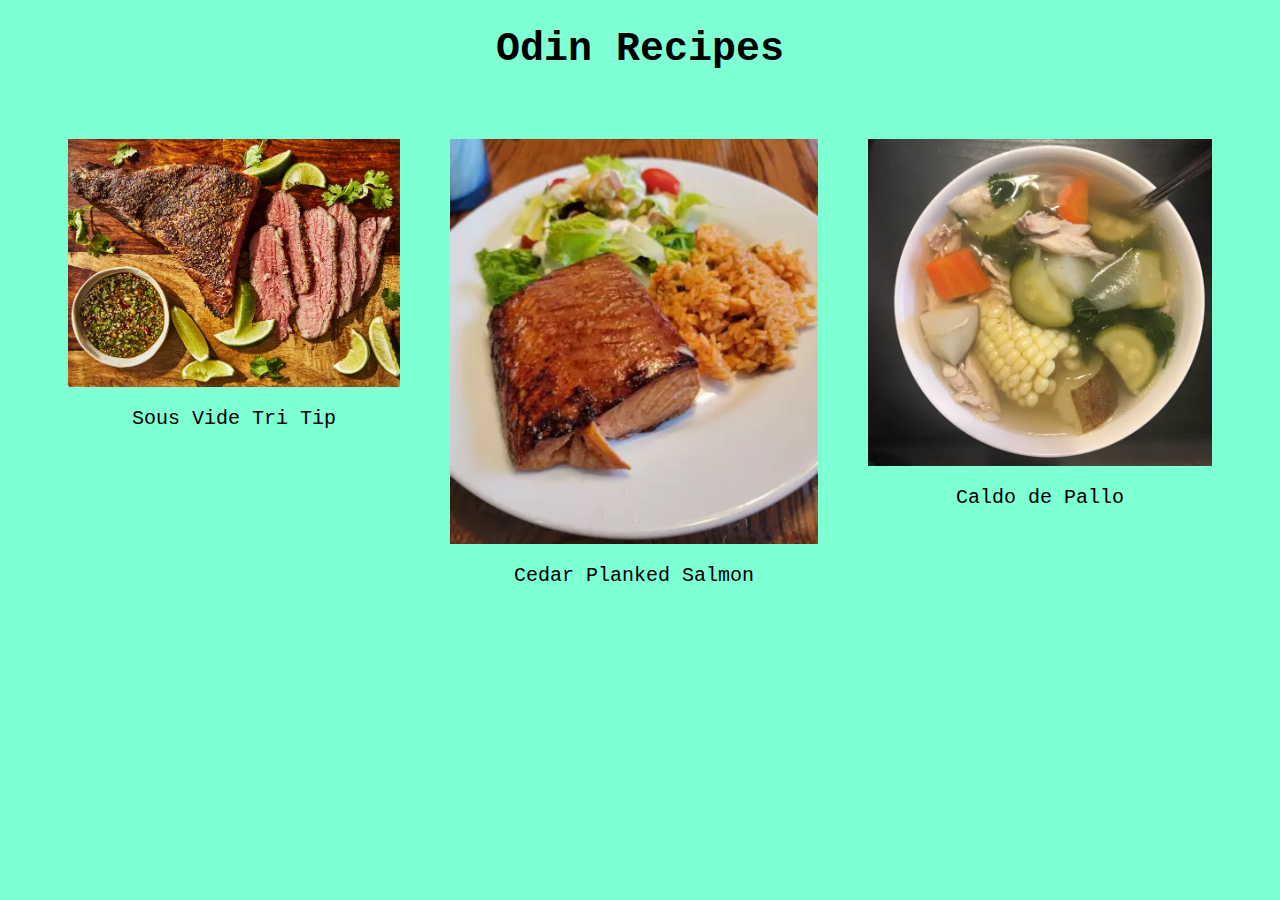
<file: index.html>
<!DOCTYPE html>
<html lang="en">
    <head>
        <meta charset="utf-8">
        <link rel="stylesheet" href="recipes/css/style.css">
        <title>Project: Recipes</title>
    </head>
    <body>
        <h1>Odin Recipes</h1>
        <div class="recipe-menu">
            <div class="beef">
                <img src="recipes/img/beef.png" alt="yummy beef recipe">
                <a href="recipes/sous-vide-tri-tip.html">Sous Vide Tri Tip</a>
 
            </div>
            <div class="salmon">
                <img src="recipes/img/salmon.png" alt="yummy salmon recipe">
                <a href="recipes/cedar-planked-salmon.html">Cedar Planked Salmon</a>
            </div>
            <div class="chicken">
                <img src="recipes/img/chicken.png" alt="yummy chicken soup recipe">
                <a href="recipes/caldo-de-pallo.html">Caldo de Pallo</a>

            </div>

        </div>
    
    </body>
</html>
</file>
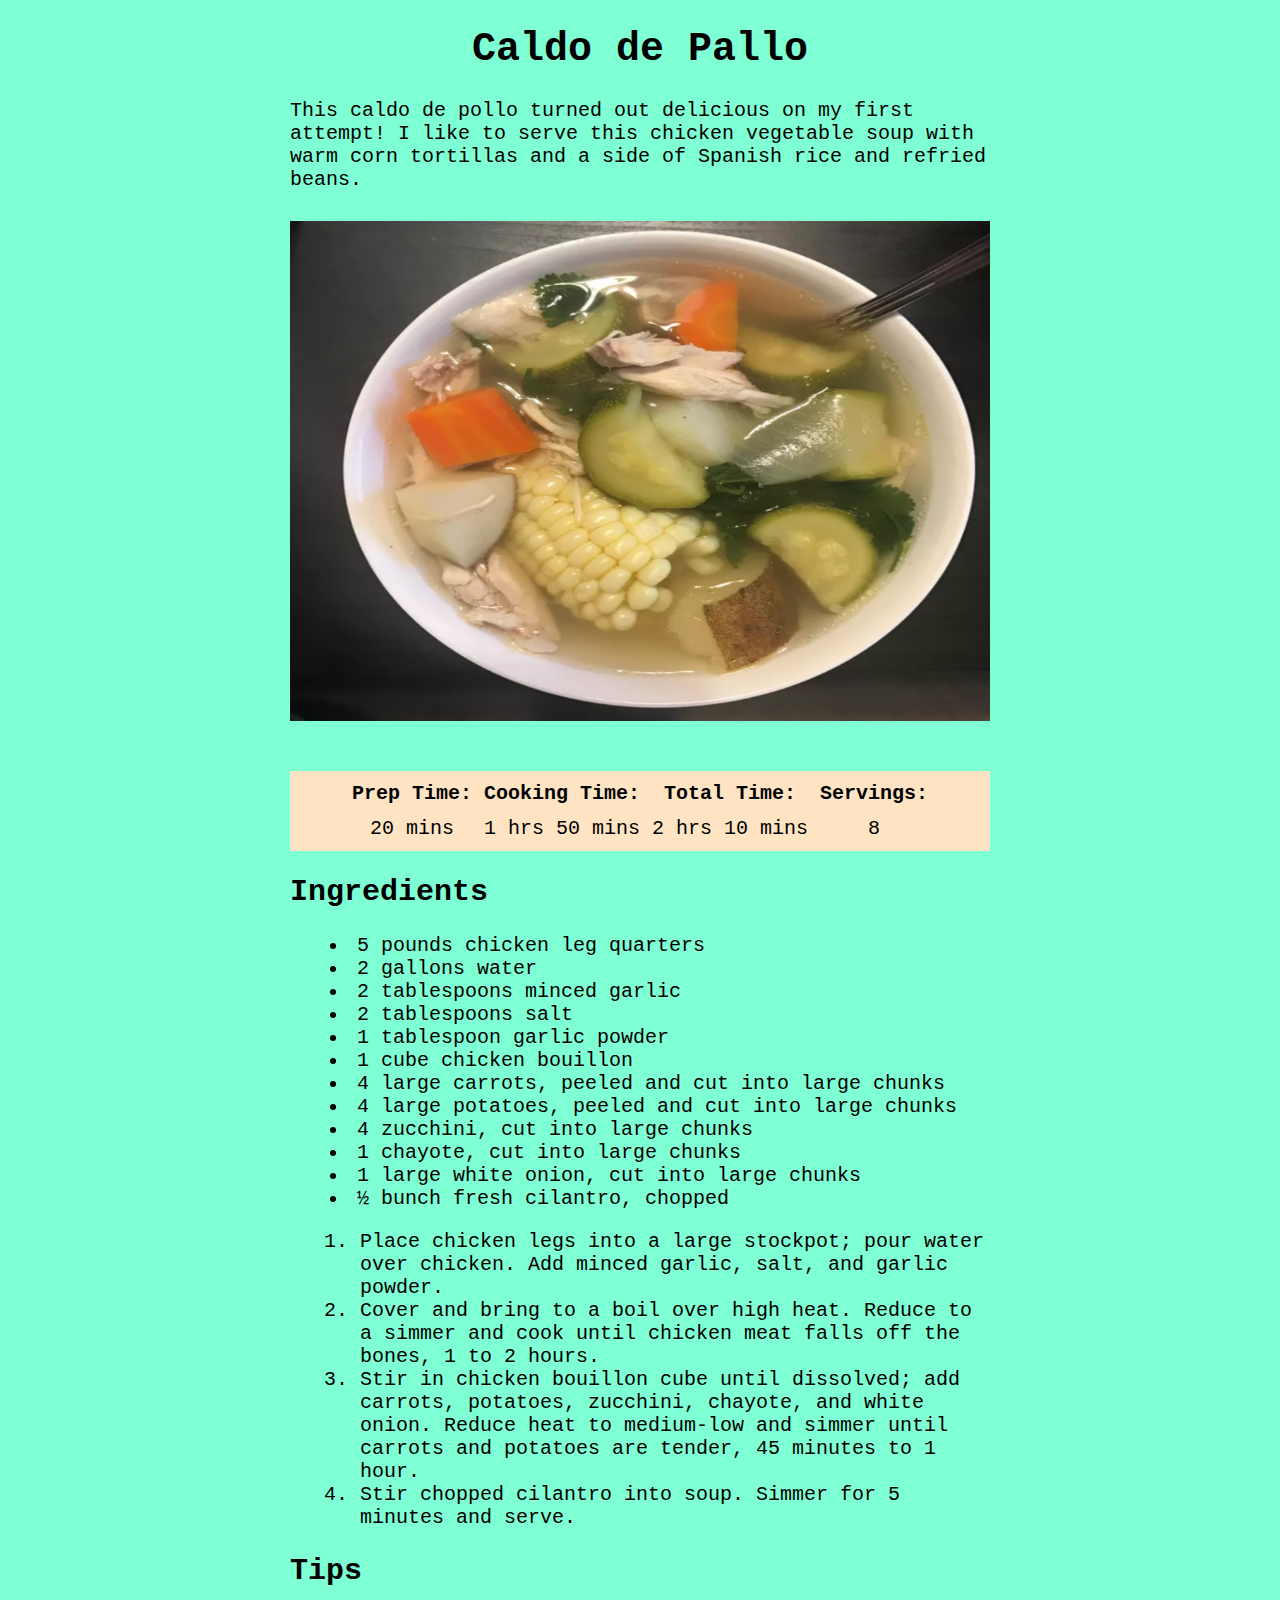
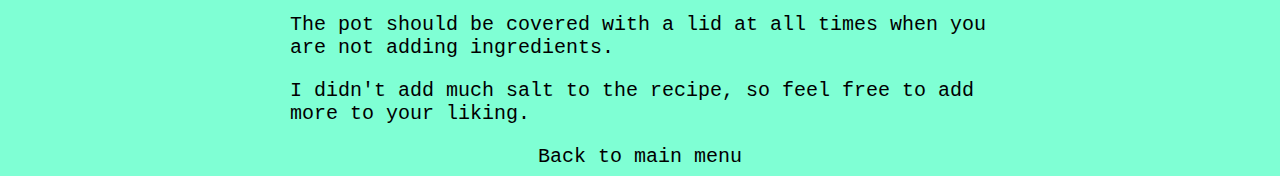
<file: recipes/caldo-de-pallo.html>
<!DOCTYPE html>
<html lang="en">
    <head>
        <meta charset="utf-8">
        <link rel="stylesheet" href="css/style.css">
        <title>Caldo de Pallo</title>
    </head>
    <body>
        <h1>Caldo de Pallo</h1>
        <div class="intro">
            <p>
                This caldo de pollo turned out delicious on my first attempt! I like to serve this chicken vegetable soup with warm corn tortillas and a side of Spanish rice and refried beans.
            </p>

            <img src="img/chicken.png">
        </div>        
        <div class="cooking-time">
            <table class="table-work-time">
                <tr>
                    <th>Prep Time:</th>
                    <th>Cooking Time:</th>
                    <th>Total Time:</th>
                    <th>Servings:</th>
                </tr>

                <tr>
                    <td>20 mins</td>
                    <td>1 hrs 50 mins</td>
                    <td>2 hrs 10 mins</td>
                    <td>8</td>
                </tr>
            </table>
        </div>

        <div class="ingredients">
            <h2>Ingredients</h2>
            <ul>
                <li>5 pounds chicken leg quarters</li>
                <li>2 gallons water</li>
                <li>2 tablespoons minced garlic</li>
                <li>2 tablespoons salt</li>
                <li>1 tablespoon garlic powder</li>
                <li>1 cube chicken bouillon</li>
                <li>4 large carrots, peeled and cut into large chunks</li>
                <li>4 large potatoes, peeled and cut into large chunks</li>
                <li>4 zucchini, cut into large chunks</li>
                <li>1 chayote, cut into large chunks</li>
                <li>1 large white onion, cut into large chunks</li>
                <li>½ bunch fresh cilantro, chopped</li>
            </ul>

            <ol>
                <li>Place chicken legs into a large stockpot; pour water over chicken. Add minced garlic, salt, and garlic powder.</li>
                <li>Cover and bring to a boil over high heat. Reduce to a simmer and cook until chicken meat falls off the bones, 1 to 2 hours.</li>
                <li>Stir in chicken bouillon cube until dissolved; add carrots, potatoes, zucchini, chayote, and white onion. Reduce heat to medium-low and simmer until carrots and potatoes are tender, 45 minutes to 1 hour.</li>
                <li>Stir chopped cilantro into soup. Simmer for 5 minutes and serve.</li>
            </ol>

            <h2>Tips</h2>
                <p>The pot should be covered with a lid at all times when you are not adding ingredients.</p>
                <p>I didn't add much salt to the recipe, so feel free to add more to your liking.</p>

            <a href="../index.html">Back to main menu</a>

        </div>




    </body>


</html>
</file>
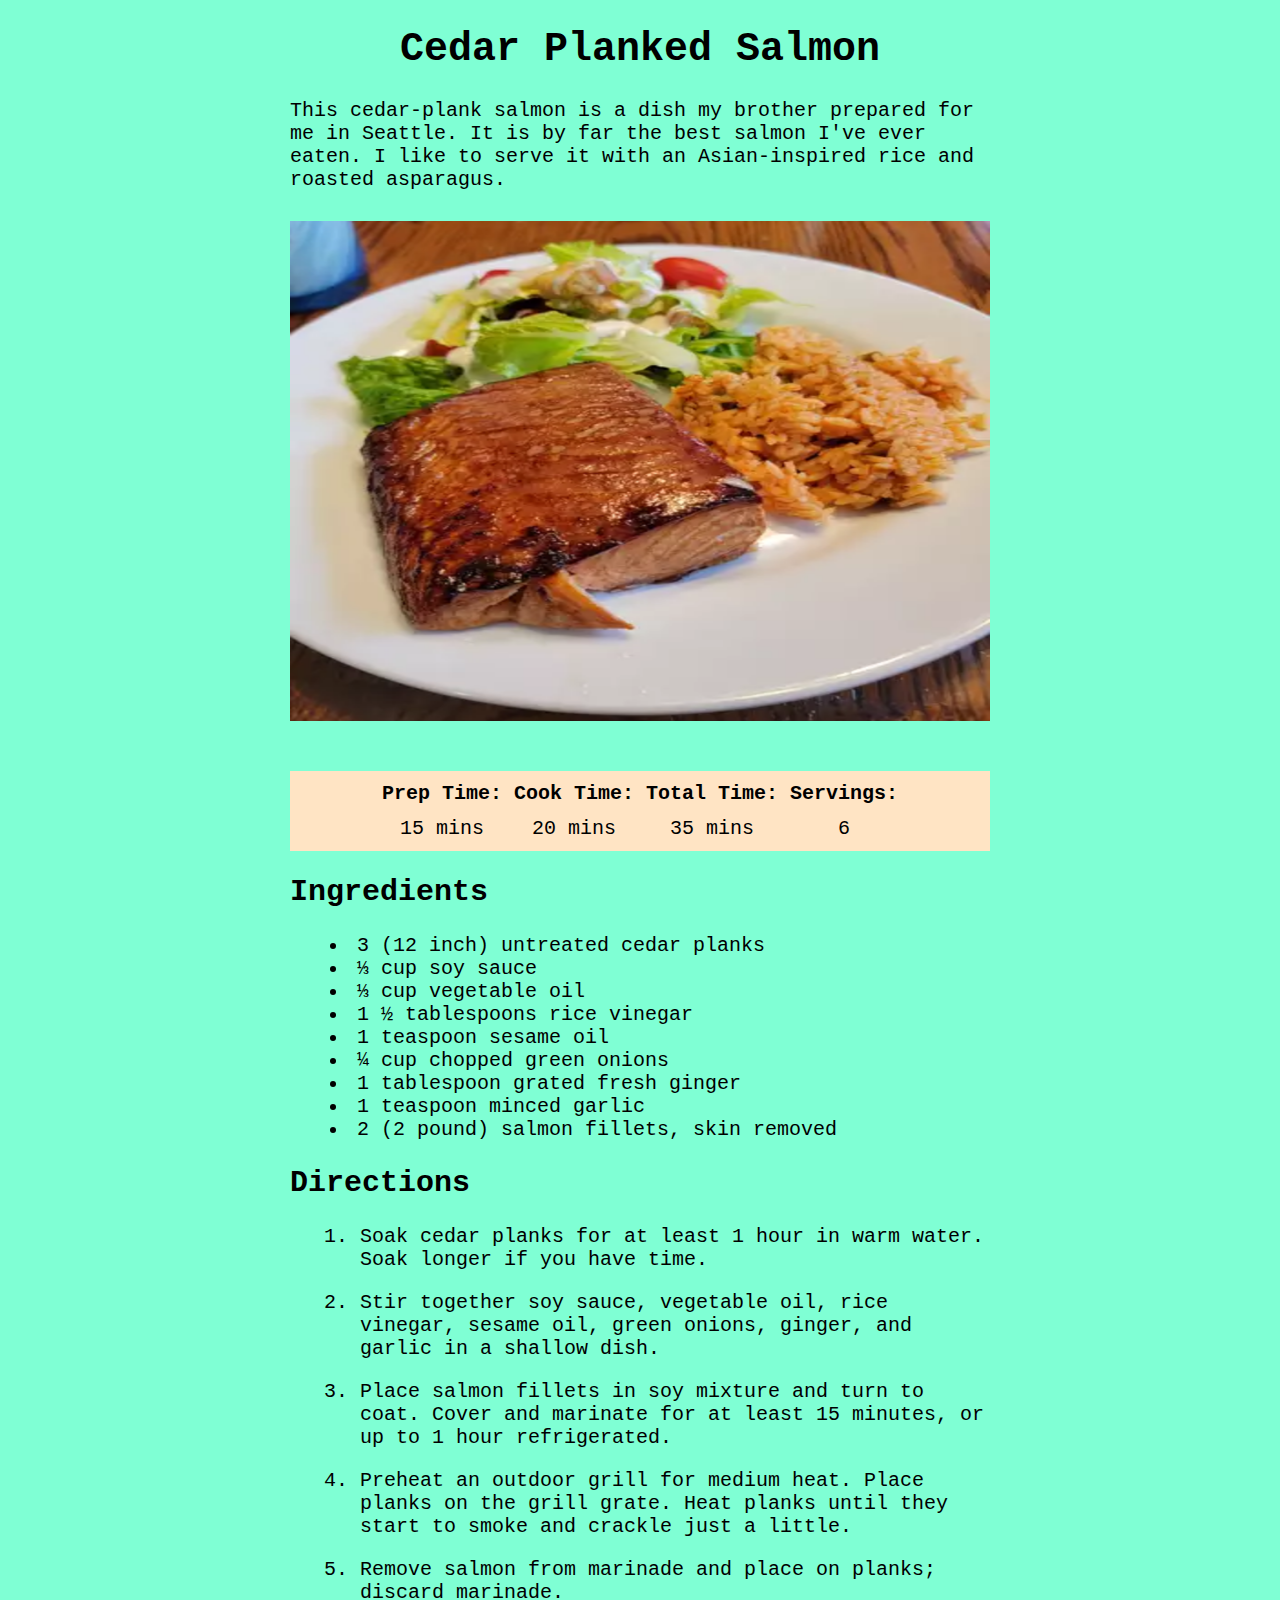
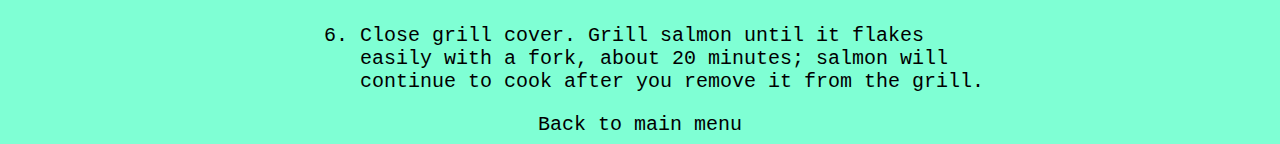
<file: recipes/cedar-planked-salmon.html>
<!DOCTYPE html>
<html lang="en">
    <head>  
        <meta charset="utf-8">
        <link rel="stylesheet" href="css/style.css">
        <title>Cedar Planked Salmon</title>
    </head>
    <body>
    <h1>Cedar Planked Salmon</h1>

    <div class="intro">
        <p>
            This cedar-plank salmon is a dish my brother prepared for me in Seattle. It is by far the best salmon I've ever eaten. I like to serve it with an Asian-inspired rice and roasted asparagus.
        </p>        
        <img src="img/salmon.png">
    </div>

    <div class="cooking-time">
        <table class="table-work-time">
        <tr>
            <th>Prep Time:</th>
            <th>Cook Time:</th>
            <th>Total Time:</th>
            <th>Servings:</th>
        </tr>
           
        <tr>
            <td>15 mins</td>
            <td>20 mins</td>
            <td>35 mins</td>
            <td>6</td>
        </tr>
        </table>
    </div>

    <div class="ingredients">
        <h2>Ingredients</h2>
        <ul>
            <li>3 (12 inch) untreated cedar planks</li>
            <li>⅓ cup soy sauce</li>
            <li>⅓ cup vegetable oil</li>
            <li>1 ½ tablespoons rice vinegar</li>
            <li>1 teaspoon sesame oil</li>
            <li>¼ cup chopped green onions</li>
            <li>1 tablespoon grated fresh ginger</li>
            <li>1 teaspoon minced garlic</li>
            <li>2 (2 pound) salmon fillets, skin removed</li>
        </ul>
        
        <h2>Directions</h2>
        <ol>
            <li>
                <p>
                    Soak cedar planks for at least 1 hour in warm water. Soak longer if you have time.             
                </p>
            </li>
            <li>
                <p>
                    Stir together soy sauce, vegetable oil, rice vinegar, sesame oil, green onions, ginger, and garlic in a shallow dish.
                </p>
            </li>

            <li>
                <p>
                    Place salmon fillets in soy mixture and turn to coat. Cover and marinate for at least 15 minutes, or up to 1 hour refrigerated.    
                </p>
            </li>

            <li>
                <p>
                    Preheat an outdoor grill for medium heat. Place planks on the grill grate. Heat planks until they start to smoke and crackle just a little.                
                </p>
            </li>

            <li>
                <p>
                    Remove salmon from marinade and place on planks; discard marinade.
                </p>
            </li>

            <li>
                <p>
                    Close grill cover. Grill salmon until it flakes easily with a fork, about 20 minutes; salmon will continue to cook after you remove it from the grill.

                </p>
            </li>
        </ol>

        <a href="../index.html">Back to main menu</a>
    </div>


    </body>
</html>
</file>
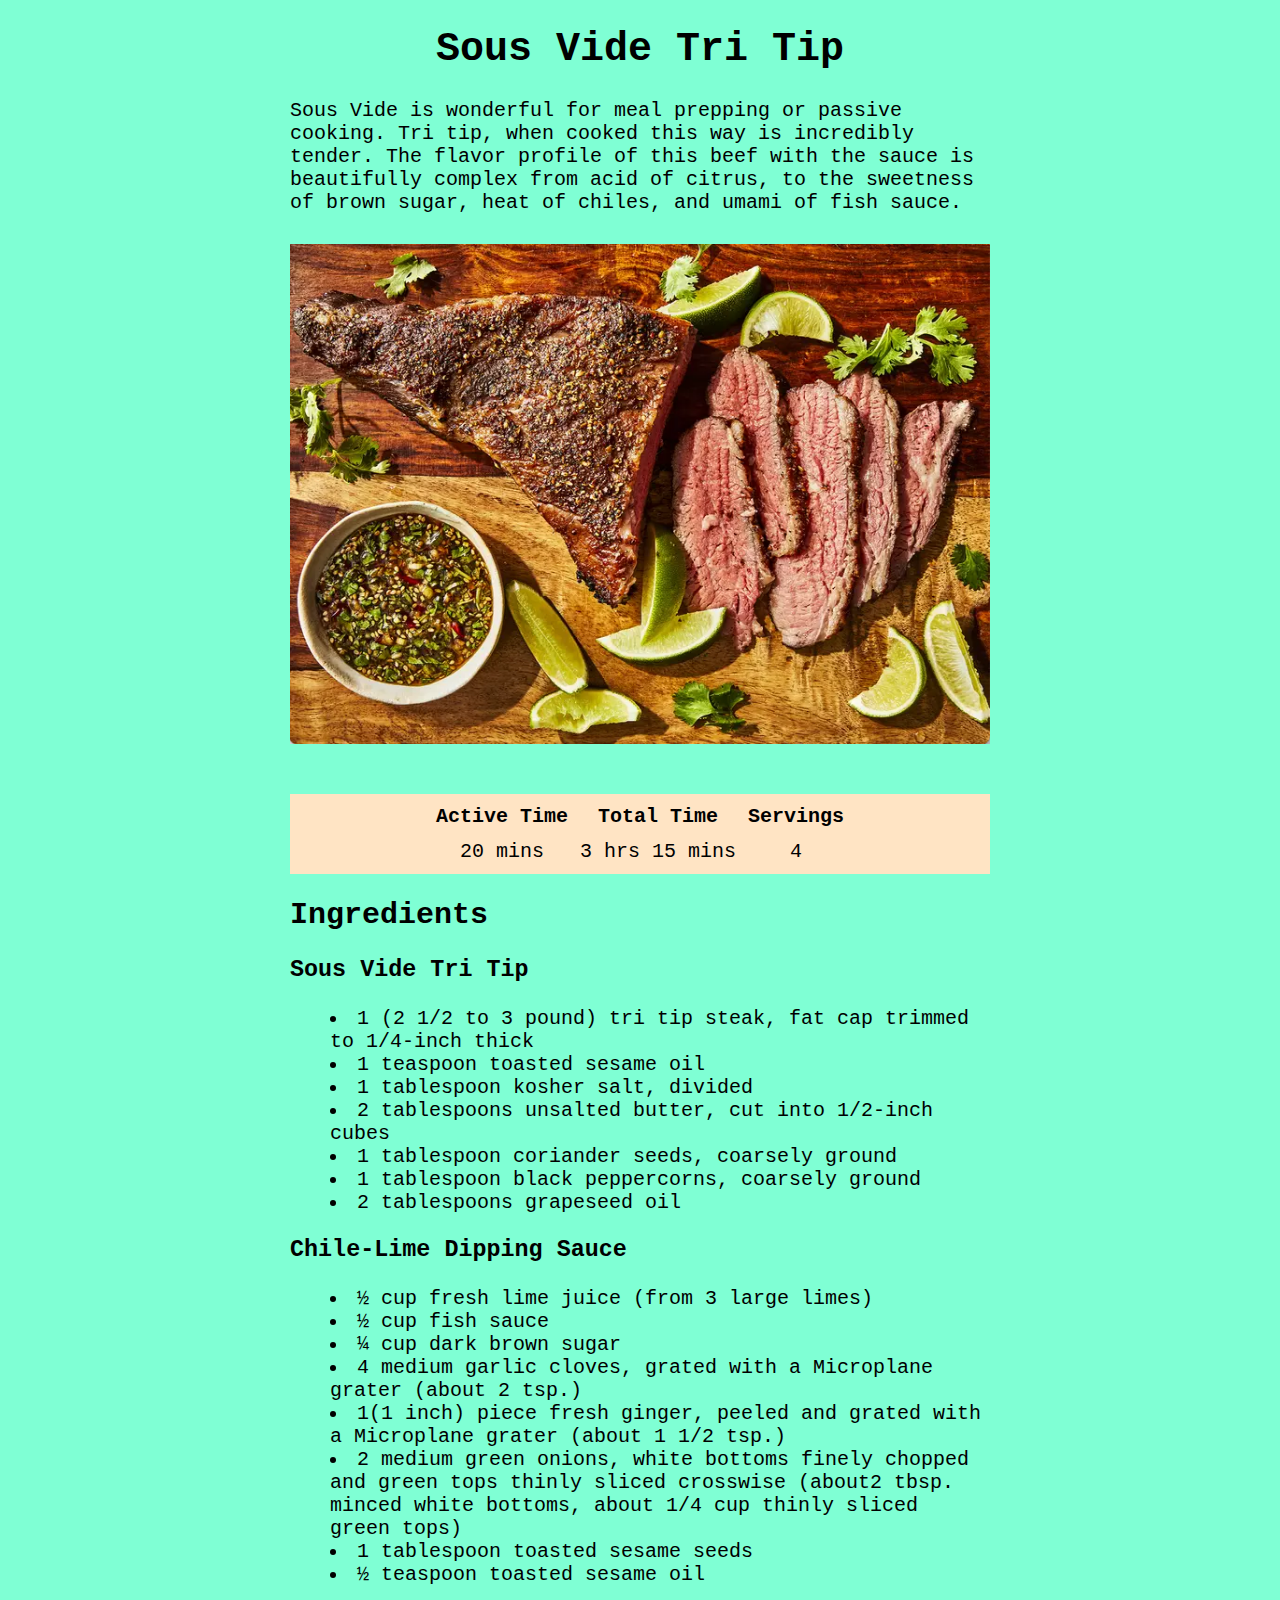
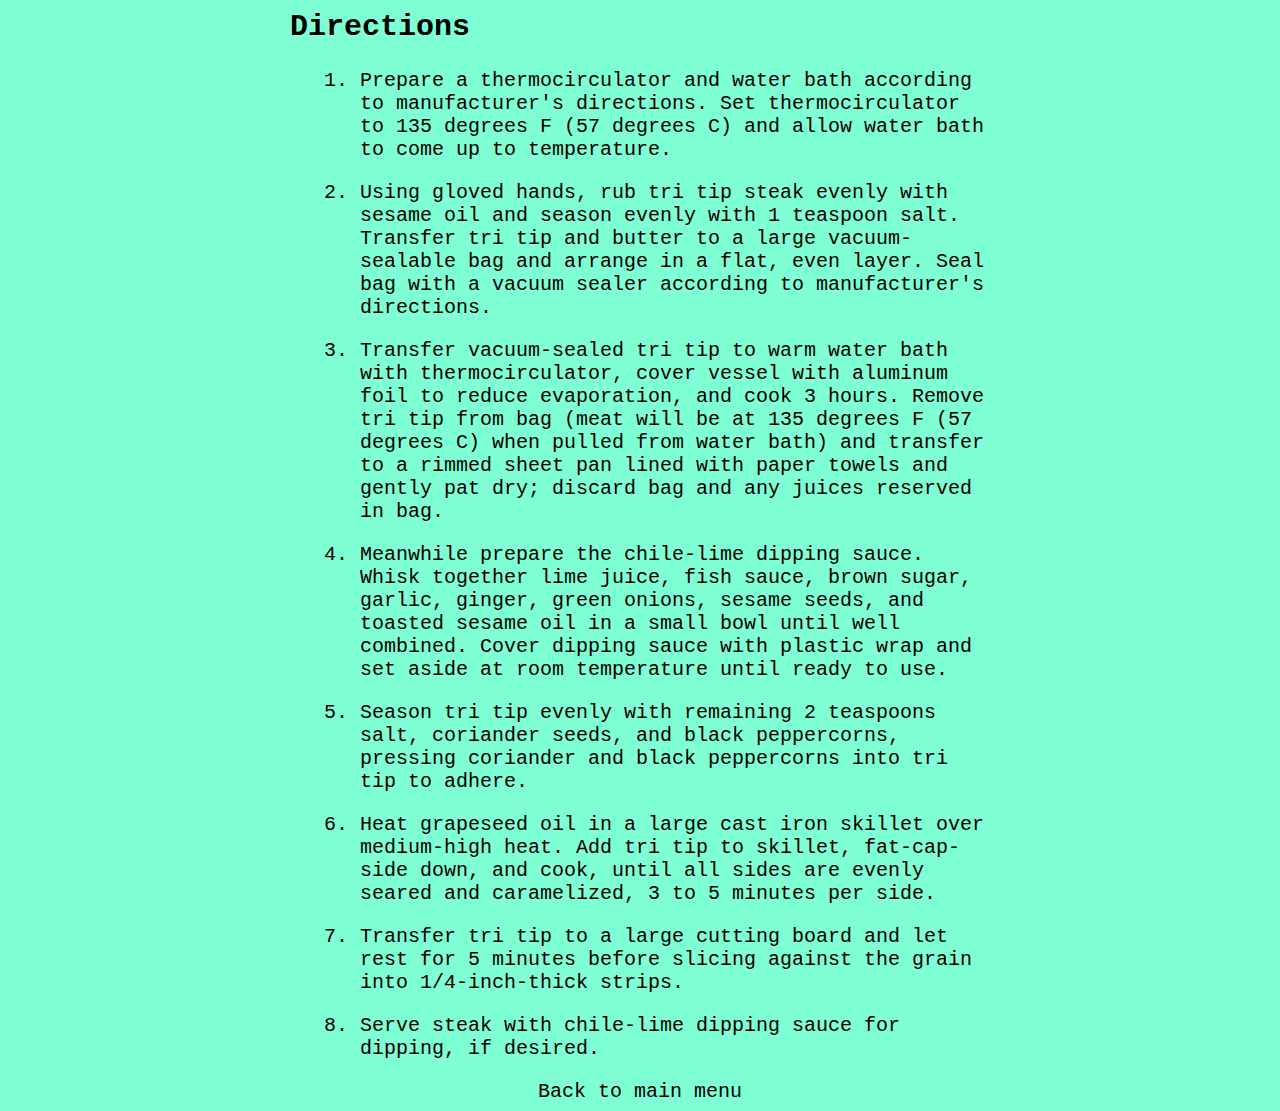
<file: recipes/sous-vide-tri-tip.html>
<!DOCTYPE html>
<html lang="eng">
    <head>
        <meta charset="utf-8">
        <link rel="stylesheet" href="css/style.css">
        <title>Sous Vide Tri Tip</title>
    </head>
    <body>
        <h1>Sous Vide Tri Tip</h1>
        <div class="intro">
            <p class="recipe-def">
                Sous Vide is wonderful for meal prepping or passive cooking. Tri tip, when cooked this way is incredibly tender. The flavor profile of this beef with the sauce is beautifully complex from acid of citrus, to the sweetness of brown sugar, heat of chiles, and umami of fish sauce.
            </p>
            <img src="img/beef.png" alt="yummy sous vide tri tip">
        </div>
        <div class="cooking-time">
            <table class="table-work-time">
                <tr>
                    <th> Active Time</th>
                    <th>Total Time</th>
                    <th>Servings</th>
                </tr>
                <tr>
                    <td>20 mins</td>
                    <td>3 hrs 15 mins</td>
                    <td>4</td>
                </tr>
            </table>
        </div>
        <div class="ingredients">
            <h2>Ingredients</h2>
            <h3>Sous Vide Tri Tip</h3>
            
            <ul>
                <li>1 (2 1/2 to 3 pound) tri tip steak, fat cap trimmed to 1/4-inch thick</li>
                <li>1 teaspoon toasted sesame oil</li>
                <li>1 tablespoon kosher salt, divided</li>
                <li>2 tablespoons unsalted butter, cut into 1/2-inch cubes</li>
                <li>1 tablespoon coriander seeds, coarsely ground</li>
                <li>1 tablespoon black peppercorns, coarsely ground</li>
                <li>2 tablespoons grapeseed oil</li>
            </ul>

            <h3>Chile-Lime Dipping Sauce</h3>
            <ul>
                <li>½ cup fresh lime juice (from 3 large limes)</li>
                <li>½ cup fish sauce</li>
                <li>¼ cup dark brown sugar</li>
                <li>4 medium garlic cloves, grated with a Microplane grater (about 2 tsp.)</li>
                <li>1(1 inch) piece fresh ginger, peeled and grated with a Microplane grater (about 1 1/2 tsp.)</li>
                <li>2 medium green onions, white bottoms finely chopped and green tops thinly sliced crosswise (about2 tbsp. minced white bottoms, about 1/4 cup thinly sliced green tops)</li>
                <li>1 tablespoon toasted sesame seeds</li>
                <li>½ teaspoon toasted sesame oil</li>
            </ul>
            
            <h2>Directions</h2>
            <!-- 
            <h4>Step 1</h4>
            -->
            <ol>
                <li>
                    <p>
                        Prepare a thermocirculator and water bath according to manufacturer's directions. Set thermocirculator to 135 degrees F (57 degrees C) and allow water bath to come up to temperature.
                    </p>
                </li>
            
            
            <!--
            <h4>Step 2</h4>
            -->
            <li>
                <p>
                    Using gloved hands, rub tri tip steak evenly with sesame oil and season evenly with 1 teaspoon salt. Transfer tri tip and butter to a large vacuum-sealable bag and arrange in a flat, even layer. Seal bag with a vacuum sealer according to manufacturer's directions.            
                </p>
            </li>
            
            <!--
            <h4>Step 3</h4>
            -->
            <li>
                <p>
                    Transfer vacuum-sealed tri tip to warm water bath with thermocirculator, cover vessel with aluminum foil to reduce evaporation, and cook 3 hours. Remove tri tip from bag (meat will be at 135 degrees F (57 degrees C) when pulled from water bath) and transfer to a rimmed sheet pan lined with paper towels and gently pat dry; discard bag and any juices reserved in bag.
                </p>
            </li>
            
            <!--
            <h4>Step 4</h4>
            -->
            <li>
                <p>
                    Meanwhile prepare the chile-lime dipping sauce. Whisk together lime juice, fish sauce, brown sugar, garlic, ginger, green onions, sesame seeds, and toasted sesame oil in a small bowl until well combined. Cover dipping sauce with plastic wrap and set aside at room temperature until ready to use.
                </p>
            </li>
            
            <!--
            <h4>Step 5</h4>
            -->
            <li>
                <p>
                    Season tri tip evenly with remaining 2 teaspoons salt, coriander seeds, and black peppercorns, pressing coriander and black peppercorns into tri tip to adhere.
                </p>
            </li>
            <!--
            <h4>Step 6</h4>
            -->
            <li>
                <p>
                    Heat grapeseed oil in a large cast iron skillet over medium-high heat. Add tri tip to skillet, fat-cap-side down, and cook, until all sides are evenly seared and caramelized, 3 to 5 minutes per side.
                </p>
            </li>
            
            <!--
            <h4>Step 7</h4>
            -->
            <li>
                <p>
                    Transfer tri tip to a large cutting board and let rest for 5 minutes before slicing against the grain into 1/4-inch-thick strips.            
                </p>
            </li>
            
            <!--
            <h4>Step 8</h4>
            -->
            <li>
                <p>
                    Serve steak with chile-lime dipping sauce for dipping, if desired.
                </p>
            </li>
        </ol>

        </div>

        <a href="../index.html">Back to main menu</a>

       
    </body>


</html>
</file>
<file: recipes/css/style.css>
body{
    background-color: aquamarine;
    font-family: 'Courier New', Courier, monospace;
    font-size: 20px;
}

h1{
    text-align: center;
}

.intro{
    max-width: 700px;
    width: 80%;
    text-align:left;
    margin-left: auto;
    margin-right: auto;

}

.recipe-menu{
   margin-left: 50px;
   margin-right: auto;
   display: grid;
   grid-template-columns: auto auto auto auto;
   grid-column-gap: 50px;
   grid-row-gap: 10px;
   padding: 10px;}

.beef{
    float: left;
    width: 100%;
    max-width: 400px;
    height: auto;
    margin-left: auto;
    margin-right: auto;
}

.salmon{
    float: left;
    width: 100%;
    max-width: 400px;
    height: auto;
    margin-left: auto;
    margin-right: auto;
}

.chicken{
    float: left;
    width: 100%;
    max-width: 400px;
    height: auto;
    margin-left: auto;
    margin-right: auto;
}

a{
    margin-left: auto;
    margin-right: auto;
    display: block;
    text-align: center;
    margin-top: 20px;
    color: black;
    text-decoration: none;
}

a:hover{
    color: yellow;
}

img{
    height: auto;
    max-height: 500px;
    width: 100%;
    max-width: 700px;
    display: block;
    margin-left: auto;
    margin-right: auto;
    margin-top: 30px ;
}

.cooking-time{
    margin-top: 50px;
    background: bisque;
    height: auto;
    width: 80%;
    max-width: 700px;
    display: block;
    margin-left: auto;
    margin-right: auto;
}

.table-work-time{
    margin-left: auto;
    margin-right: auto;
    text-align: center;
    border-spacing: 10px;
}

.ingredients{
    margin-left: auto;
    margin-right: auto;
    max-width: 700px;
    width: 80%;

}

ul{
  list-style-position: inside;  
}

ol{
    margin-left: 30px;
}
</file>
